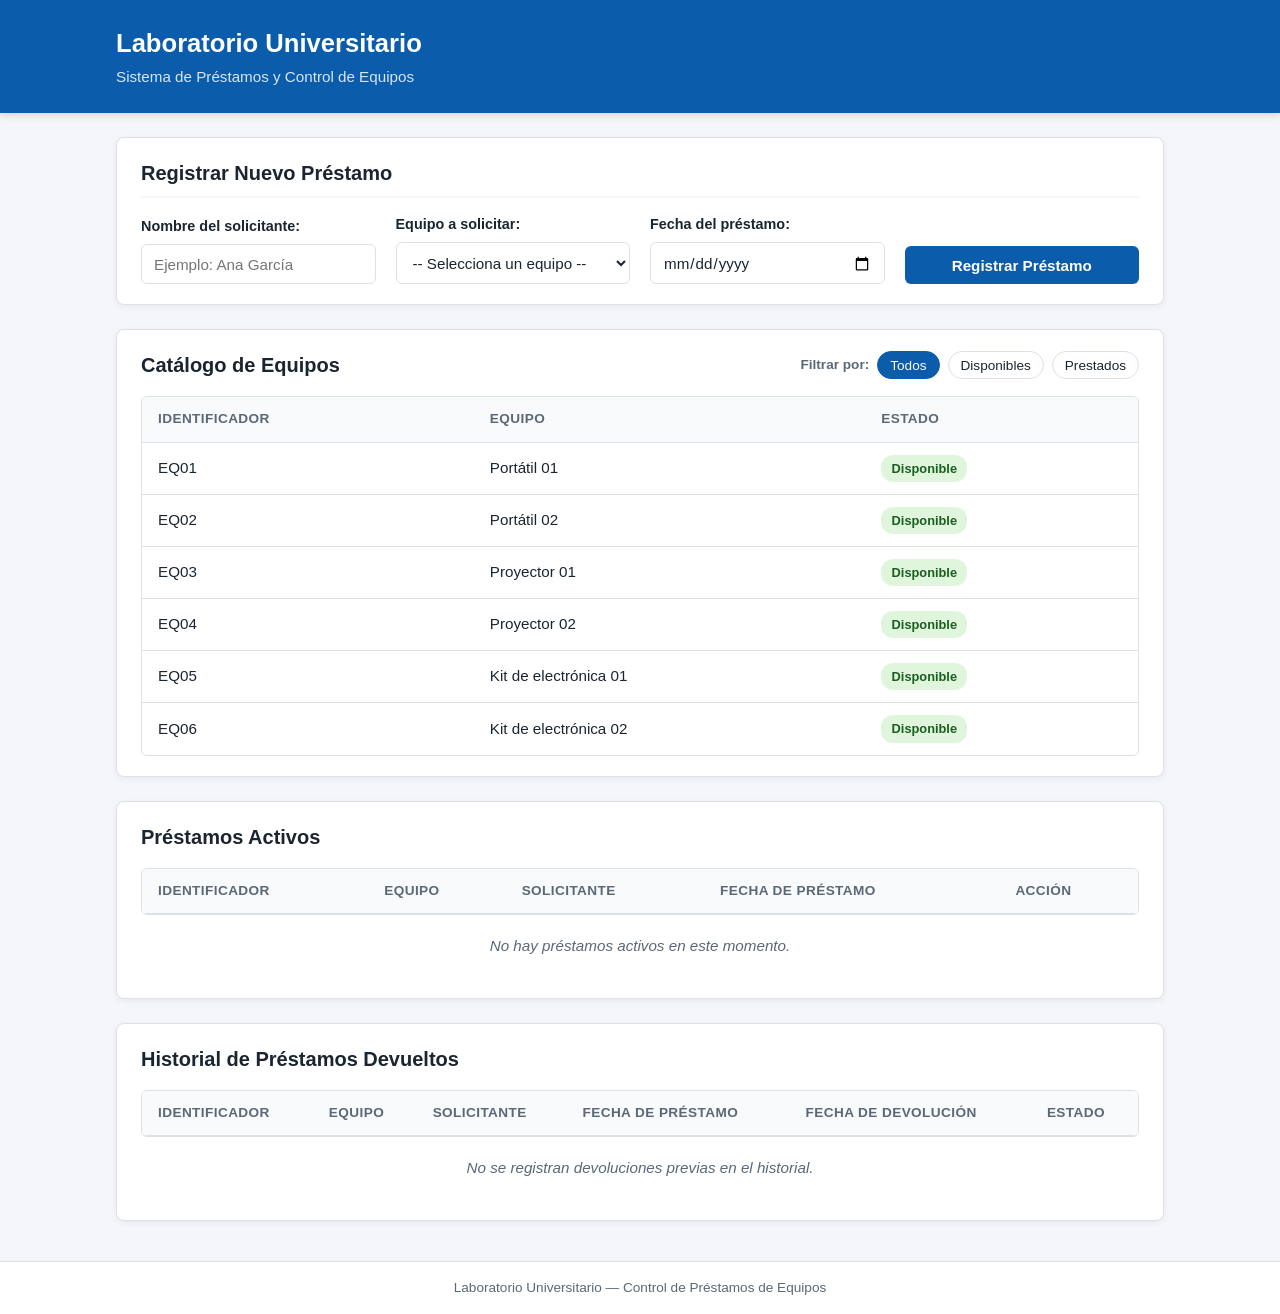
<file: index.html>
<!DOCTYPE html>
<html lang="es">
<head>
  <meta charset="UTF-8">
  <meta name="viewport" content="width=device-width, initial-scale=1.0">
  <title>Sistema de Préstamos - Laboratorio Universitario</title>
  <link rel="stylesheet" href="styles.css">
</head>
<body>
  <header class="header-principal">
    <div class="contenedor">
      <h1>Laboratorio Universitario</h1>
      <p class="subtitulo">Sistema de Préstamos y Control de Equipos</p>
    </div>
  </header>

  <main class="contenedor principal">
    <!-- Mensaje de estado / notificación -->
    <section id="contenedor-mensaje" class="mensaje-alerta oculto" role="alert" aria-live="polite">
      <p id="texto-mensaje"></p>
    </section>

    <!-- Sección de Registro de Préstamo -->
    <section class="tarjeta seccion-formulario" aria-labelledby="titulo-registro">
      <h2 id="titulo-registro">Registrar Nuevo Préstamo</h2>
      <form id="formulario-prestamo" novalidate>
        <div class="grupo-campo">
          <label for="solicitante">Nombre del solicitante:</label>
          <input
            type="text"
            id="solicitante"
            name="solicitante"
            placeholder="Ejemplo: Ana García"
            required
            autocomplete="name"
          >
        </div>

        <div class="grupo-campo">
          <label for="equipo-select">Equipo a solicitar:</label>
          <select id="equipo-select" name="equipo" required>
            <option value="">-- Selecciona un equipo --</option>
          </select>
        </div>

        <div class="grupo-campo">
          <label for="fecha-prestamo">Fecha del préstamo:</label>
          <input
            type="date"
            id="fecha-prestamo"
            name="fecha"
            required
          >
        </div>

        <div class="grupo-acciones">
          <button type="submit" id="btn-registrar" class="boton boton-primario">Registrar Préstamo</button>
        </div>
      </form>
    </section>

    <!-- Sección de Catálogo de Equipos -->
    <section class="tarjeta seccion-catalogo" aria-labelledby="titulo-catalogo">
      <div class="cabecera-seccion">
        <h2 id="titulo-catalogo">Catálogo de Equipos</h2>
        <div class="filtros-contenedor" role="group" aria-label="Filtrar catálogo por estado">
          <span class="etiqueta-filtro">Filtrar por:</span>
          <button type="button" class="boton-filtro activo" data-filtro="todos">Todos</button>
          <button type="button" class="boton-filtro" data-filtro="disponibles">Disponibles</button>
          <button type="button" class="boton-filtro" data-filtro="prestados">Prestados</button>
        </div>
      </div>

      <div class="tabla-responsiva">
        <table class="tabla" id="tabla-catalogo">
          <thead>
            <tr>
              <th scope="col">Identificador</th>
              <th scope="col">Equipo</th>
              <th scope="col">Estado</th>
            </tr>
          </thead>
          <tbody id="cuerpo-catalogo">
            <!-- Filas generadas dinámicamente -->
          </tbody>
        </table>
      </div>
      <p id="catalogo-vacio" class="mensaje-vacio oculto">No hay equipos que coincidan con el filtro seleccionado.</p>
    </section>

    <!-- Sección de Préstamos Activos -->
    <section class="tarjeta seccion-prestamos-activos" aria-labelledby="titulo-activos">
      <div class="cabecera-seccion">
        <h2 id="titulo-activos">Préstamos Activos</h2>
      </div>

      <div class="tabla-responsiva">
        <table class="tabla" id="tabla-activos">
          <thead>
            <tr>
              <th scope="col">Identificador</th>
              <th scope="col">Equipo</th>
              <th scope="col">Solicitante</th>
              <th scope="col">Fecha de Préstamo</th>
              <th scope="col">Acción</th>
            </tr>
          </thead>
          <tbody id="cuerpo-activos">
            <!-- Filas generadas dinámicamente -->
          </tbody>
        </table>
      </div>
      <p id="activos-vacio" class="mensaje-vacio">No hay préstamos activos en este momento.</p>
    </section>

    <!-- Sección de Historial de Préstamos Devueltos -->
    <section class="tarjeta seccion-historial" aria-labelledby="titulo-historial">
      <div class="cabecera-seccion">
        <h2 id="titulo-historial">Historial de Préstamos Devueltos</h2>
      </div>

      <div class="tabla-responsiva">
        <table class="tabla" id="tabla-historial">
          <thead>
            <tr>
              <th scope="col">Identificador</th>
              <th scope="col">Equipo</th>
              <th scope="col">Solicitante</th>
              <th scope="col">Fecha de Préstamo</th>
              <th scope="col">Fecha de Devolución</th>
              <th scope="col">Estado</th>
            </tr>
          </thead>
          <tbody id="cuerpo-historial">
            <!-- Filas generadas dinámicamente -->
          </tbody>
        </table>
      </div>
      <p id="historial-vacio" class="mensaje-vacio">No se registran devoluciones previas en el historial.</p>
    </section>
  </main>

  <footer class="footer-principal">
    <div class="contenedor">
      <p>Laboratorio Universitario &mdash; Control de Préstamos de Equipos</p>
    </div>
  </footer>

  <script src="app.js"></script>
</body>
</html>
</file>
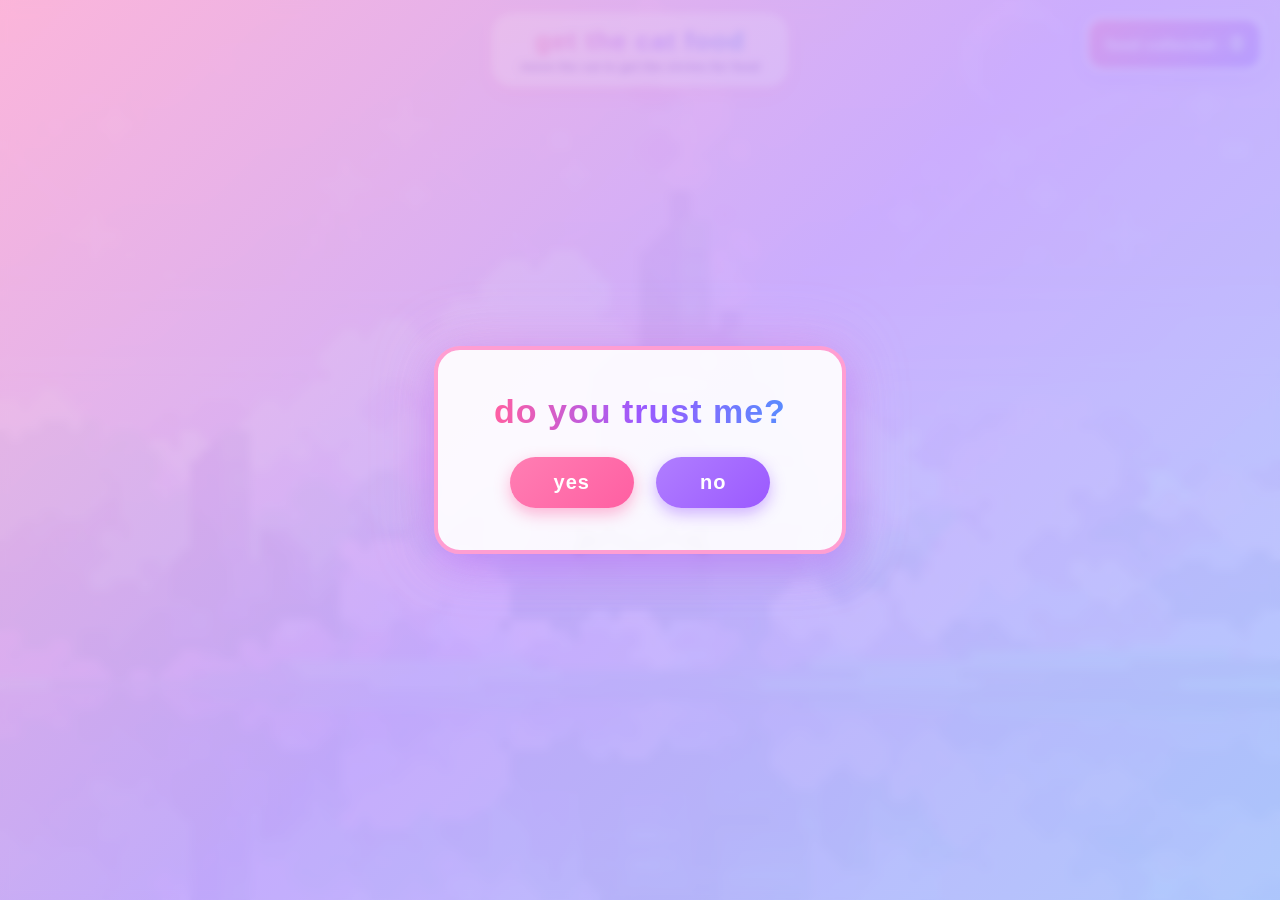
<file: cat-game/index.html>
<!DOCTYPE html>
<html lang="en">
<head>
  <meta charset="UTF-8">
  <meta name="viewport" content="width=device-width, initial-scale=1.0, maximum-scale=1.0, user-scalable=no">
  <title>Get The Cat Food</title>
  <link rel="stylesheet" href="css/styles.css">
</head>
<body>
  <div id="game-container">
    <!-- Background layer with 30% opacity -->
    <div id="bg-layer" aria-hidden="true"></div>

    <!-- UI Overlay: Top-left coupon counter (hidden until 30 food collected / 1 coupon) -->
    <header id="ui-header">
      <div id="coupon-box" class="ui-box top-left" style="display: none;">
        <div class="coupon-row">
          <div class="coupon-img-wrap">
            <span class="img-fallback">coupon</span>
            <img
              src="assets/images/coupon.jpg"
              alt="coupon"
              draggable="false"
              onload="this.classList.add('loaded')"
              onerror="this.classList.add('missing')"
            >
          </div>
          <div class="coupon-text">
            <span class="box-label">coupons available : </span>
            <span id="coupon-count" class="box-value">0</span>
          </div>
        </div>
      </div>

      <!-- UI Overlay: Top-right food counter and treat countdown -->
      <div id="food-box" class="ui-box top-right">
        <div class="food-counter-row">
          <span class="box-label">food collected : </span>
          <span id="food-count" class="box-value">0</span>
        </div>
        <div id="treat-countdown" class="treat-countdown" style="display: none;">
          25 treats to coupon
        </div>
      </div>
    </header>

    <!-- Center informational banner: Title & Subtitle -->
    <div id="center-banner" class="center-banner">
      <h1 class="game-title">get the cat food</h1>
      <p class="game-subtitle">move the cat to get the circles for food</p>
    </div>

    <!-- Playable Game Area -->
    <main id="play-area" role="region" aria-label="Playable Game Area">
      <!-- Cat Character -->
      <div id="cat" class="cat-character" aria-label="Cat">≽^•⩊•^≼</div>

      <!-- Dynamic Food Circles Container -->
      <div id="food-container"></div>
    </main>

    <!-- Initial Modal Screen: "do you trust me?" -->
    <div id="trust-modal" class="modal-overlay">
      <div class="modal-card">
        <h2 id="trust-question" class="modal-title">do you trust me?</h2>
        <div id="trust-actions" class="modal-buttons">
          <button id="btn-yes" class="btn btn-trust btn-pink">yes</button>
          <button id="btn-no" class="btn btn-trust btn-purple">no</button>
        </div>
      </div>
    </div>

    <!-- Final Game Over Modal -->
    <div id="game-over-modal" class="modal-overlay" style="display: none;">
      <div class="modal-card game-over-card">
        <div class="game-over-cat">≽^•⩊•^≼</div>
        <div class="reward-img-wrap">
          <span class="img-fallback">coupon</span>
          <img
            src="assets/images/coupon.jpg"
            alt="coupon reward"
            draggable="false"
            onload="this.classList.add('loaded')"
            onerror="this.classList.add('missing')"
          >
        </div>
        <h2 class="game-over-title">thanks for playing, luv u &lt;3</h2>
      </div>
    </div>
  </div>

  <script src="js/game.js"></script>
</body>
</html>
</file>
<file: styles.css>
/* ==========================================================================
   Estilos Principales - Laboratorio Universitario
   ========================================================================== */

:root {
  --color-fondo: #f4f6f9;
  --color-superficie: #ffffff;
  --color-borde: #dce1e8;
  --color-texto: #1a2530;
  --color-texto-secundario: #5a6878;
  --color-primario: #0b5cab;
  --color-primario-hover: #08437d;
  --color-exito-fondo: #e6f7ec;
  --color-exito-texto: #0e6231;
  --color-exito-borde: #9be2b4;
  --color-error-fondo: #fdebee;
  --color-error-texto: #9c1a24;
  --color-error-borde: #f8b4bb;
  --color-badge-disponible-bg: #dff6dd;
  --color-badge-disponible-txt: #1b5e20;
  --color-badge-prestado-bg: #ffe8d6;
  --color-badge-prestado-txt: #a03c00;
  --color-badge-devuelto-bg: #e2e8f0;
  --color-badge-devuelto-txt: #334155;
  --radio-borde: 8px;
  --sombra-tarjeta: 0 2px 6px rgba(0, 0, 0, 0.06);
  --transicion: all 0.2s ease-in-out;
  --tipografia: -apple-system, BlinkMacSystemFont, "Segoe UI", Roboto, Oxygen, Ubuntu, Cantarell, "Helvetica Neue", sans-serif;
}

* {
  box-sizing: border-box;
  margin: 0;
  padding: 0;
}

body {
  font-family: var(--tipografia);
  background-color: var(--color-fondo);
  color: var(--color-texto);
  line-height: 1.5;
  min-height: 100vh;
  display: flex;
  flex-direction: column;
}

.contenedor {
  width: 100%;
  max-width: 1080px;
  margin: 0 auto;
  padding: 0 1rem;
}

/* Encabezado */
.header-principal {
  background-color: var(--color-primario);
  color: #ffffff;
  padding: 1.5rem 0;
  box-shadow: 0 2px 8px rgba(0, 0, 0, 0.15);
}

.header-principal h1 {
  font-size: 1.6rem;
  font-weight: 700;
  margin-bottom: 0.25rem;
}

.header-principal .subtitulo {
  font-size: 0.95rem;
  color: #d8e6f7;
}

/* Contenido Principal */
.principal {
  flex: 1;
  padding-top: 1.5rem;
  padding-bottom: 2.5rem;
  display: flex;
  flex-direction: column;
  gap: 1.5rem;
}

/* Tarjetas */
.tarjeta {
  background-color: var(--color-superficie);
  border: 1px solid var(--color-borde);
  border-radius: var(--radio-borde);
  padding: 1.25rem 1.5rem;
  box-shadow: var(--sombra-tarjeta);
}

.tarjeta h2 {
  font-size: 1.25rem;
  color: var(--color-texto);
  margin-bottom: 1rem;
  border-bottom: 2px solid var(--color-fondo);
  padding-bottom: 0.5rem;
}

/* Mensajes de Alerta */
.mensaje-alerta {
  padding: 1rem 1.25rem;
  border-radius: var(--radio-borde);
  font-weight: 500;
  font-size: 0.95rem;
  border: 1px solid transparent;
}

.mensaje-alerta.exito {
  background-color: var(--color-exito-fondo);
  color: var(--color-exito-texto);
  border-color: var(--color-exito-borde);
}

.mensaje-alerta.error {
  background-color: var(--color-error-fondo);
  color: var(--color-error-texto);
  border-color: var(--color-error-borde);
}

.oculto {
  display: none !important;
}

/* Formulario */
.seccion-formulario form {
  display: grid;
  grid-template-columns: repeat(auto-fit, minmax(220px, 1fr));
  gap: 1.25rem;
  align-items: end;
}

.grupo-campo {
  display: flex;
  flex-direction: column;
  gap: 0.4rem;
}

.grupo-campo label {
  font-weight: 600;
  font-size: 0.9rem;
  color: var(--color-texto);
}

.grupo-campo input,
.grupo-campo select {
  font-family: inherit;
  font-size: 0.95rem;
  padding: 0.65rem 0.75rem;
  border: 1px solid var(--color-borde);
  border-radius: 6px;
  background-color: #ffffff;
  color: var(--color-texto);
  transition: var(--transicion);
}

.grupo-campo input:focus,
.grupo-campo select:focus {
  outline: none;
  border-color: var(--color-primario);
  box-shadow: 0 0 0 3px rgba(11, 92, 171, 0.15);
}

.grupo-acciones {
  display: flex;
  align-items: flex-end;
}

/* Botones */
.boton {
  font-family: inherit;
  font-size: 0.95rem;
  font-weight: 600;
  padding: 0.65rem 1.25rem;
  border: none;
  border-radius: 6px;
  cursor: pointer;
  transition: var(--transicion);
  width: 100%;
  text-align: center;
}

.boton-primario {
  background-color: var(--color-primario);
  color: #ffffff;
}

.boton-primario:hover {
  background-color: var(--color-primario-hover);
}

.boton-secundario {
  background-color: #e2e8f0;
  color: var(--color-texto);
  border: 1px solid #cbd5e1;
}

.boton-secundario:hover {
  background-color: #cbd5e1;
}

.boton-devolver {
  background-color: #0d7f42;
  color: #ffffff;
  padding: 0.45rem 0.85rem;
  font-size: 0.85rem;
  border-radius: 4px;
  border: none;
  cursor: pointer;
  font-weight: 600;
  transition: var(--transicion);
}

.boton-devolver:hover {
  background-color: #09592e;
}

/* Filtros */
.cabecera-seccion {
  display: flex;
  justify-content: space-between;
  align-items: center;
  flex-wrap: wrap;
  gap: 0.75rem;
  margin-bottom: 1rem;
}

.cabecera-seccion h2 {
  margin-bottom: 0;
  border-bottom: none;
  padding-bottom: 0;
}

.filtros-contenedor {
  display: flex;
  align-items: center;
  gap: 0.5rem;
  flex-wrap: wrap;
}

.etiqueta-filtro {
  font-size: 0.85rem;
  font-weight: 600;
  color: var(--color-texto-secundario);
}

.boton-filtro {
  font-family: inherit;
  font-size: 0.85rem;
  padding: 0.35rem 0.75rem;
  background-color: #ffffff;
  border: 1px solid var(--color-borde);
  border-radius: 20px;
  cursor: pointer;
  color: var(--color-texto);
  transition: var(--transicion);
}

.boton-filtro:hover {
  background-color: #f1f5f9;
}

.boton-filtro.activo {
  background-color: var(--color-primario);
  color: #ffffff;
  border-color: var(--color-primario);
}

/* Tablas */
.tabla-responsiva {
  width: 100%;
  overflow-x: auto;
  border: 1px solid var(--color-borde);
  border-radius: 6px;
}

.tabla {
  width: 100%;
  border-collapse: collapse;
  text-align: left;
  font-size: 0.95rem;
}

.tabla th,
.tabla td {
  padding: 0.75rem 1rem;
  border-bottom: 1px solid var(--color-borde);
}

.tabla th {
  background-color: #f8fafc;
  color: var(--color-texto-secundario);
  font-weight: 600;
  font-size: 0.85rem;
  text-transform: uppercase;
  letter-spacing: 0.03em;
}

.tabla tbody tr:last-child td {
  border-bottom: none;
}

.tabla tbody tr:hover {
  background-color: #f8fafc;
}

/* Badges de Estado */
.badge-estado {
  display: inline-block;
  padding: 0.25rem 0.65rem;
  border-radius: 12px;
  font-size: 0.8rem;
  font-weight: 700;
  text-align: center;
}

.badge-disponible {
  background-color: var(--color-badge-disponible-bg);
  color: var(--color-badge-disponible-txt);
}

.badge-prestado {
  background-color: var(--color-badge-prestado-bg);
  color: var(--color-badge-prestado-txt);
}

.badge-devuelto {
  background-color: var(--color-badge-devuelto-bg);
  color: var(--color-badge-devuelto-txt);
}

.mensaje-vacio {
  text-align: center;
  color: var(--color-texto-secundario);
  font-style: italic;
  padding: 1.25rem;
  font-size: 0.95rem;
}

/* Pie de página */
.footer-principal {
  background-color: #ffffff;
  border-top: 1px solid var(--color-borde);
  padding: 1rem 0;
  text-align: center;
  color: var(--color-texto-secundario);
  font-size: 0.85rem;
}

/* Adaptabilidad Responsive */
@media (max-width: 768px) {
  .header-principal h1 {
    font-size: 1.3rem;
  }

  .tarjeta {
    padding: 1rem;
  }

  .seccion-formulario form {
    grid-template-columns: 1fr;
  }

  .cabecera-seccion {
    flex-direction: column;
    align-items: flex-start;
  }

  .filtros-contenedor {
    width: 100%;
    justify-content: flex-start;
  }

  .tabla th,
  .tabla td {
    padding: 0.6rem 0.75rem;
    font-size: 0.88rem;
  }
}
</file>
<file: cat-game/css/styles.css>
/* ============================================================
   Get The Cat Food — pink / purple / blue playful theme
   ============================================================ */

* {
  margin: 0;
  padding: 0;
  box-sizing: border-box;
}

/* --- No scrolling, ever --- */
html,
body {
  width: 100%;
  height: 100%;
  overflow: hidden;
  background: #f6e8ff;
  font-family: "Segoe UI", "Trebuchet MS", "Comic Sans MS", sans-serif;
  -webkit-user-select: none;
  user-select: none;
  cursor: default;
}

/* --- Main fixed-viewport container --- */
#game-container {
  position: fixed;
  inset: 0;
  overflow: hidden;
  background: linear-gradient(135deg, #ffd6e8 0%, #e6d6ff 50%, #d6eaff 100%);
}

/* --- Background image layer (30% opacity, isolated from UI) --- */
#bg-layer {
  position: absolute;
  inset: 0;
  z-index: 0;
  background-image: url("../assets/images/bg.jpg");
  background-size: cover;
  background-position: center;
  background-repeat: no-repeat;
  opacity: 0.3;
  pointer-events: none;
}

/* ============================================================
   UI boxes (top-left coupons, top-right food counter)
   ============================================================ */
#ui-header {
  position: absolute;
  inset: 0 0 auto 0;
  z-index: 30;
  display: flex;
  justify-content: space-between;
  align-items: flex-start;
  padding: 16px;
  pointer-events: none;
}

.ui-box {
  background: linear-gradient(135deg, rgba(255, 105, 180, 0.92), rgba(155, 89, 255, 0.92));
  color: #fff;
  border: 3px solid #fff;
  border-radius: 18px;
  padding: 12px 18px;
  box-shadow: 0 6px 18px rgba(155, 89, 255, 0.35);
  text-align: center;
  min-width: 160px;
}

.top-left {
  background: linear-gradient(135deg, rgba(155, 89, 255, 0.92), rgba(89, 140, 255, 0.92));
}

/* Keep the food counter pinned to the top-right even when the
   coupon box (its flex sibling) is hidden. */
#food-box {
  margin-left: auto;
}

/* --- Coupon image inside the top-left coupon box --- */
.coupon-row {
  display: flex;
  align-items: center;
  gap: 10px;
}

.coupon-text {
  display: flex;
  flex-direction: column;
  line-height: 1.2;
}

.coupon-img-wrap {
  position: relative;
  width: 46px;
  height: 46px;
  flex: 0 0 auto;
  border-radius: 12px;
  border: 2px solid #fff;
  overflow: hidden;
  background: linear-gradient(135deg, #ff9ed2, #b07eff 55%, #7eb6ff);
  box-shadow: 0 4px 10px rgba(155, 89, 255, 0.35);
}

/* --- Shared image space: fallback beneath, photo on top --- */
.img-fallback {
  position: absolute;
  inset: 0;
  z-index: 0;
  display: flex;
  align-items: center;
  justify-content: center;
  font-size: 9px;
  font-weight: 800;
  letter-spacing: 1px;
  color: #fff;
  text-shadow: 0 1px 3px rgba(74, 43, 107, 0.5);
}

.coupon-img-wrap img,
.reward-img-wrap img {
  position: absolute;
  inset: 0;
  z-index: 1;
  width: 100%;
  height: 100%;
  object-fit: cover;
  display: block;
}

/* Missing file (added manually later): keep the themed placeholder visible */
.coupon-img-wrap img.missing,
.reward-img-wrap img.missing {
  display: none;
}

.box-label {
  font-size: 15px;
  font-weight: 600;
  letter-spacing: 0.5px;
}

.box-value {
  font-size: 22px;
  font-weight: 800;
  text-shadow: 0 2px 4px rgba(0, 0, 0, 0.2);
}

.food-counter-row {
  display: flex;
  align-items: center;
  justify-content: center;
  gap: 6px;
}

.treat-countdown {
  margin-top: 8px;
  padding-top: 8px;
  border-top: 2px dashed rgba(255, 255, 255, 0.6);
  font-size: 13px;
  font-weight: 600;
  font-style: italic;
  color: #ffe9f6;
}

/* --- Center banner: title + subtitle --- */
.center-banner {
  position: absolute;
  top: 14px;
  left: 50%;
  transform: translateX(-50%);
  z-index: 25;
  text-align: center;
  pointer-events: none;
  background: rgba(255, 255, 255, 0.55);
  backdrop-filter: blur(6px);
  border: 2px solid rgba(255, 255, 255, 0.8);
  border-radius: 20px;
  padding: 10px 26px;
  box-shadow: 0 6px 16px rgba(255, 105, 180, 0.25);
}

.game-title {
  font-size: 26px;
  font-weight: 800;
  background: linear-gradient(90deg, #ff5fa2, #9b59ff, #598cff);
  -webkit-background-clip: text;
  background-clip: text;
  color: transparent;
  letter-spacing: 1px;
}

.game-subtitle {
  font-size: 13px;
  font-weight: 600;
  color: #7a4fbf;
  margin-top: 2px;
}

/* ============================================================
   Playable area
   ============================================================ */
#play-area {
  position: absolute;
  inset: 0;
  z-index: 10;
  overflow: hidden;
}

/* --- Cat character --- */
.cat-character {
  position: absolute;
  left: 50%;
  top: 60%;
  transform: translate(-50%, -50%);
  font-size: 34px;
  font-weight: 700;
  color: #4a2b6b;
  text-shadow:
    0 0 8px rgba(255, 145, 210, 0.9),
    0 0 16px rgba(155, 89, 255, 0.5);
  z-index: 20;
  pointer-events: none;
  will-change: left, top;
  transition: none;
}

/* --- Food circles --- */
#food-container {
  position: absolute;
  inset: 0;
  z-index: 15;
  pointer-events: none;
}

.food-circle {
  position: absolute;
  font-size: 30px;
  line-height: 1;
  color: #ff4fa3;
  text-shadow:
    0 0 6px rgba(255, 79, 163, 0.8),
    0 0 14px rgba(155, 89, 255, 0.6);
  transform: translate(-50%, -50%);
  pointer-events: none;
  will-change: left, top, opacity;
  animation: foodPop 0.35s ease-out;
}

.food-circle.expiring {
  animation: foodPulse 0.5s ease-in-out infinite alternate;
}

.food-circle.collected {
  animation: foodCollect 0.25s ease-in forwards;
}

/* Pause decorative food animations once the game has ended */
#game-container.game-over .food-circle {
  animation-play-state: paused;
}

@keyframes foodPop {
  0% {
    transform: translate(-50%, -50%) scale(0);
    opacity: 0;
  }
  100% {
    transform: translate(-50%, -50%) scale(1);
    opacity: 1;
  }
}

@keyframes foodPulse {
  from {
    transform: translate(-50%, -50%) scale(1);
    opacity: 1;
  }
  to {
    transform: translate(-50%, -50%) scale(1.35);
    opacity: 0.55;
  }
}

@keyframes foodCollect {
  0% {
    transform: translate(-50%, -50%) scale(1.3);
    opacity: 1;
  }
  100% {
    transform: translate(-50%, -50%) scale(0);
    opacity: 0;
  }
}

/* Small floating "+1" feedback */
.collect-feedback {
  position: absolute;
  font-size: 18px;
  font-weight: 800;
  color: #ff5fa2;
  text-shadow: 0 0 6px #fff;
  transform: translate(-50%, -50%);
  z-index: 22;
  pointer-events: none;
  animation: floatUp 0.7s ease-out forwards;
}

@keyframes floatUp {
  0% {
    opacity: 1;
    transform: translate(-50%, -50%);
  }
  100% {
    opacity: 0;
    transform: translate(-50%, -160%);
  }
}

/* ============================================================
   Modals (trust screen + game over)
   ============================================================ */
.modal-overlay {
  position: absolute;
  inset: 0;
  z-index: 100;
  display: flex;
  align-items: center;
  justify-content: center;
  background: linear-gradient(
    135deg,
    rgba(255, 182, 213, 0.75),
    rgba(197, 171, 255, 0.75),
    rgba(171, 205, 255, 0.75)
  );
  backdrop-filter: blur(4px);
  transition: opacity 0.4s ease, visibility 0.4s ease;
}

.modal-overlay.hidden {
  opacity: 0;
  visibility: hidden;
  pointer-events: none;
}

.modal-card {
  background: rgba(255, 255, 255, 0.92);
  border: 4px solid #ff9ed2;
  border-radius: 26px;
  padding: 42px 56px;
  text-align: center;
  box-shadow:
    0 12px 40px rgba(155, 89, 255, 0.4),
    0 0 60px rgba(255, 159, 211, 0.4);
  animation: modalIn 0.45s cubic-bezier(0.34, 1.56, 0.64, 1);
  max-width: 90vw;
}

@keyframes modalIn {
  0% {
    transform: scale(0.6);
    opacity: 0;
  }
  100% {
    transform: scale(1);
    opacity: 1;
  }
}

.modal-title {
  font-size: 34px;
  font-weight: 800;
  background: linear-gradient(90deg, #ff5fa2, #9b59ff, #598cff);
  -webkit-background-clip: text;
  background-clip: text;
  color: transparent;
  margin-bottom: 26px;
  letter-spacing: 1px;
}

.modal-buttons {
  display: flex;
  gap: 22px;
  justify-content: center;
}

/* --- Buttons --- */
.btn {
  font-family: inherit;
  font-size: 20px;
  font-weight: 700;
  border: none;
  border-radius: 999px;
  padding: 14px 44px;
  cursor: pointer;
  color: #fff;
  letter-spacing: 1px;
  transition: transform 0.15s ease, box-shadow 0.15s ease;
}

.btn:hover {
  transform: translateY(-3px) scale(1.05);
}

.btn:active {
  transform: translateY(0) scale(0.97);
}

/* Buttons pop in whenever the trust box is redisplayed */
.modal-buttons .btn {
  animation: modalIn 0.35s cubic-bezier(0.34, 1.56, 0.64, 1);
}

.btn-pink {
  background: linear-gradient(135deg, #ff7eb3, #ff5fa2);
  box-shadow: 0 6px 16px rgba(255, 95, 162, 0.45);
}

.btn-purple {
  background: linear-gradient(135deg, #b07eff, #9b59ff);
  box-shadow: 0 6px 16px rgba(155, 89, 255, 0.45);
}

/* --- Game over card --- */
.game-over-card {
  border-color: #9b59ff;
  background: linear-gradient(135deg, #ffe3f2 0%, #e9dcff 50%, #dceaff 100%);
  text-align: center;
  max-height: 94vh;
  overflow: hidden;
}

.game-over-cat {
  font-size: 44px;
  color: #4a2b6b;
  text-shadow:
    0 0 10px rgba(255, 145, 210, 0.9),
    0 0 20px rgba(155, 89, 255, 0.5);
  margin-bottom: 16px;
}

/* Large centered reward image inside the final popup */
.reward-img-wrap {
  position: relative;
  width: min(400px, 68vw);
  aspect-ratio: 3 / 2;
  margin: 0 auto 18px;
  border-radius: 18px;
  border: 4px solid #fff;
  overflow: hidden;
  background: linear-gradient(135deg, #ff9ed2, #b07eff 55%, #7eb6ff);
  box-shadow: 0 10px 28px rgba(155, 89, 255, 0.45);
}

.reward-img-wrap .img-fallback {
  font-size: 20px;
  letter-spacing: 3px;
}

.game-over-title {
  font-size: 30px;
  font-weight: 800;
  background: linear-gradient(90deg, #ff5fa2, #9b59ff, #598cff);
  -webkit-background-clip: text;
  background-clip: text;
  color: transparent;
  letter-spacing: 1px;
}

/* Keep the reward popup comfortable on short viewports (no scrolling) */
@media (max-height: 640px) {
  .reward-img-wrap {
    width: min(300px, 58vw);
  }
  .game-over-cat {
    font-size: 32px;
    margin-bottom: 10px;
  }
  .game-over-title {
    font-size: 23px;
  }
  .game-over-card {
    padding: 24px 34px;
  }
}

/* --- Pause overlay hint when window loses focus --- */
body.paused #play-area {
  filter: saturate(0.7);
}

/* Keep things usable at small desktop sizes */
@media (max-width: 700px) {
  .game-title {
    font-size: 19px;
  }
  .game-subtitle {
    font-size: 11px;
  }
  .ui-box {
    min-width: 120px;
    padding: 8px 12px;
  }
  .modal-card {
    padding: 30px 24px;
  }
  .modal-title {
    font-size: 24px;
  }
  .btn {
    font-size: 17px;
    padding: 12px 30px;
  }
}
</file>
